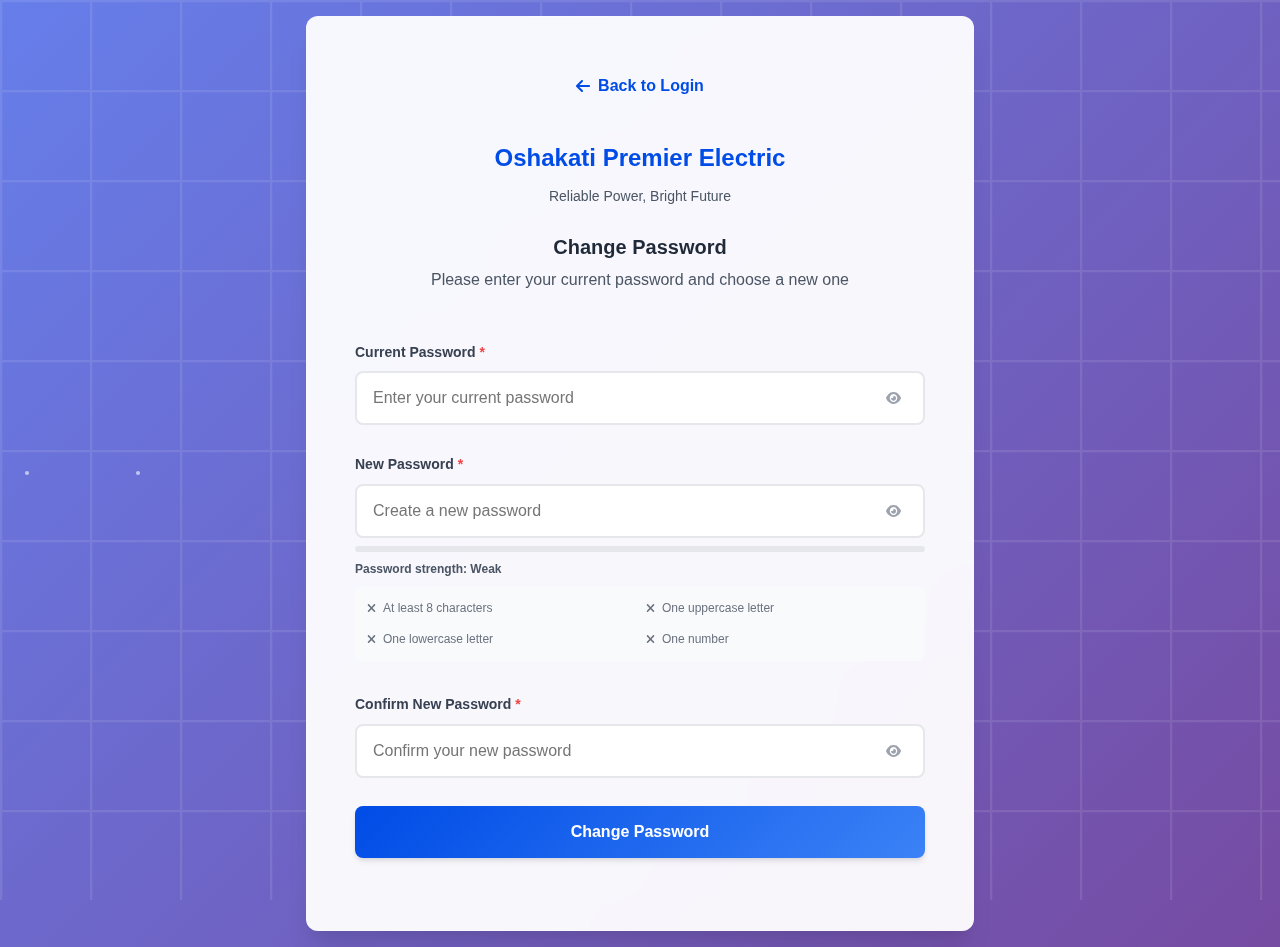
<file: pages/changePassword.html>
<!DOCTYPE html>
<html lang="en">
<head>
    <meta charset="UTF-8">
    <meta name="viewport" content="width=device-width, initial-scale=1.0">
    <title>Change Password - Oshakati Premier Electric</title>
    <link href="https://cdnjs.cloudflare.com/ajax/libs/font-awesome/6.4.0/css/all.min.css" rel="stylesheet">
       <!-- External CSS file -->
  <link rel="stylesheet" href="../styles/changePassword.css">
</head>
<body>
    <div class="container">
        <div class="password-card">
            <a href="login.html" class="back-link">
                <i class="fas fa-arrow-left"></i> Back to Login
            </a>
            <div class="logo-section">
                <h1>Oshakati Premier Electric</h1>
                <p class="tagline">Reliable Power, Bright Future</p>
            </div>
            
            <div class="page-title">Change Password</div>
            <div class="page-subtitle">Please enter your current password and choose a new one</div>
            
         
            
            <form id="changePasswordForm">
                <div class="form-group">
                    <label for="currentPassword">Current Password <span class="required">*</span></label>
                    <div class="password-container">
                        <input type="password" id="currentPassword" name="currentPassword" placeholder="Enter your current password" required>
                        <button type="button" class="password-toggle" onclick="togglePassword('currentPassword')">
                            <i class="fas fa-eye"></i>
                        </button>
                    </div>
                    <div class="validation-message"></div>
                </div>
                
                <div class="form-group">
                    <label for="newPassword">New Password <span class="required">*</span></label>
                    <div class="password-container">
                        <input type="password" id="newPassword" name="newPassword" placeholder="Create a new password" required>
                        <button type="button" class="password-toggle" onclick="togglePassword('newPassword')">
                            <i class="fas fa-eye"></i>
                        </button>
                    </div>
                    <div class="password-strength">
                        <div class="strength-meter">
                            <div class="strength-bar"></div>
                        </div>
                        <div class="strength-text">Password strength: <span>Weak</span></div>
                    </div>
                    <div class="password-requirements">
                        <div class="requirement" data-requirement="length">
                            <i class="fas fa-times"></i> At least 8 characters
                        </div>
                        <div class="requirement" data-requirement="uppercase">
                            <i class="fas fa-times"></i> One uppercase letter
                        </div>
                        <div class="requirement" data-requirement="lowercase">
                            <i class="fas fa-times"></i> One lowercase letter
                        </div>
                        <div class="requirement" data-requirement="number">
                            <i class="fas fa-times"></i> One number
                        </div>
                    </div>
                    <div class="validation-message"></div>
                </div>
                
                <div class="form-group">
                    <label for="confirmNewPassword">Confirm New Password <span class="required">*</span></label>
                    <div class="password-container">
                        <input type="password" id="confirmNewPassword" name="confirmNewPassword" placeholder="Confirm your new password" required>
                        <button type="button" class="password-toggle" onclick="togglePassword('confirmNewPassword')">
                            <i class="fas fa-eye"></i>
                        </button>
                    </div>
                    <div class="validation-message"></div>
                </div>
                
                <button type="submit" class="btn btn-primary" id="changePasswordBtn">
                    <span class="btn-text">Change Password</span>
                    <span class="btn-spinner" style="display: none;">
                        <i class="fas fa-spinner"></i> Updating...
                    </span>
                </button>
            </form>
        </div>
    </div>
    
    <!-- Success Modal -->
    <div class="modal-overlay" id="successModal">
        <div class="modal">
            <div class="success-icon">
                <i class="fas fa-check-circle"></i>
            </div>
            <h2 class="center">Password Changed Successfully!</h2>
            <p class="center">Your password has been updated. You can now log in with your new password.</p>
            <div class="form-actions">
                <button class="btn btn-primary" onclick="goToLogin()">
                    <i class="fas fa-sign-in-alt"></i> Back to Login
                </button>
            </div>
        </div>
    </div>

     <script src="../scripts/changePassword.js"></script>
</body>
</html>
</file>
<file: styles/changePassword.css>
:root {
            --primary-color: #004ce6;
            --primary-light: #3b82f6;
            --primary-dark: #1e40af;
            --secondary-color: #f59e0b;
            --accent-color: #10b981;
            --error-color: #ef4444;
            --warning-color: #f59e0b;
            --success-color: #10b981;
            --white: #ffffff;
            --gray-50: #f9fafb;
            --gray-100: #f3f4f6;
            --gray-200: #e5e7eb;
            --gray-300: #d1d5db;
            --gray-400: #9ca3af;
            --gray-500: #6b7280;
            --gray-600: #4b5563;
            --gray-700: #374151;
            --gray-800: #1f2937;
            --gray-900: #111827;
            --font-family: 'Segoe UI', Tahoma, Geneva, Verdana, sans-serif;
            --font-size-xs: 0.75rem;
            --font-size-sm: 0.875rem;
            --font-size-base: 1rem;
            --font-size-lg: 1.125rem;
            --font-size-xl: 1.25rem;
            --font-size-2xl: 1.5rem;
            --font-size-3xl: 1.875rem;
            --spacing-xs: 0.25rem;
            --spacing-sm: 0.5rem;
            --spacing-md: 1rem;
            --spacing-lg: 1.5rem;
            --spacing-xl: 2rem;
            --spacing-2xl: 3rem;
            --radius-sm: 0.25rem;
            --radius-md: 0.375rem;
            --radius-lg: 0.5rem;
            --radius-xl: 0.75rem;
            --shadow-sm: 0 1px 2px 0 rgba(0, 0, 0, 0.05);
            --shadow-md: 0 4px 6px -1px rgba(0, 0, 0, 0.1), 0 2px 4px -1px rgba(0, 0, 0, 0.06);
            --shadow-lg: 0 10px 15px -3px rgba(0, 0, 0, 0.1), 0 4px 6px -2px rgba(0, 0, 0, 0.05);
            --shadow-xl: 0 20px 25px -5px rgba(0, 0, 0, 0.1), 0 10px 10px -5px rgba(0, 0, 0, 0.04);
        }
        * {
            margin: 0;
            padding: 0;
            box-sizing: border-box;
        }
        body {
            font-family: var(--font-family);
            font-size: var(--font-size-base);
            line-height: 1.6;
            color: var(--gray-800);
            background: linear-gradient(135deg, #667eea 0%, #764ba2 100%);
            min-height: 100vh;
            display: flex;
            align-items: center;
            justify-content: center;
            overflow: hidden;
            position: relative;
        }
        /* Animated Background */
        body::before {
            content: '';
            position: fixed;
            top: 0;
            left: 0;
            width: 100%;
            height: 100%;
            background: url('data:image/svg+xml,<svg xmlns="http://www.w3.org/2000/svg" viewBox="0 0 100 100"><defs><pattern id="grid" width="10" height="10" patternUnits="userSpaceOnUse"><path d="M 10 0 L 0 0 0 10" fill="none" stroke="rgba(255,255,255,0.1)" stroke-width="0.5"/></pattern></defs><rect width="100" height="100" fill="url(%23grid)"/></svg>');
            animation: float 20s ease-in-out infinite;
            z-index: -1;
        }
        @keyframes float {
            0%, 100% { transform: translateY(0px); }
            50% { transform: translateY(-20px); }
        }
        .particle {
            position: fixed;
            width: 4px;
            height: 4px;
            background: rgba(255, 255, 255, 0.6);
            border-radius: 50%;
            animation: particle-float 6s linear infinite;
            z-index: -1;
        }
        @keyframes particle-float {
            0% {
                transform: translateY(100vh) rotate(0deg);
                opacity: 0;
            }
            10% {
                opacity: 1;
            }
            90% {
                opacity: 1;
            }
            100% {
                transform: translateY(-100px) rotate(360deg);
                opacity: 0;
            }
        }
        .container {
            width: 100%;
            max-width: 700px;
            padding: var(--spacing-md);
            animation: slideUp 0.8s ease-out;
        }
        @keyframes slideUp {
            from {
                opacity: 0;
                transform: translateY(50px);
            }
            to {
                opacity: 1;
                transform: translateY(0);
            }
        }
        .password-card {
            background: rgba(255, 255, 255, 0.95);
            backdrop-filter: blur(20px);
            border-radius: var(--radius-xl);
            box-shadow: var(--shadow-xl);
            padding: var(--spacing-2xl);
            text-align: center;
            border: 1px solid rgba(255, 255, 255, 0.2);
        }
        .logo-section {
            margin-bottom: var(--spacing-sm);
        }
        .logo-section h1 {
            font-size: var(--font-size-2xl);
            font-weight: 700;
            color: var(--primary-color);
            margin-bottom: var(--spacing-sm);
            animation: glow 2s ease-in-out infinite alternate;
        }
        @keyframes glow {
            from {
                text-shadow: 0 0 10px rgba(0, 76, 230, 0.3);
            }
            to {
                text-shadow: 0 0 20px rgba(0, 76, 230, 0.6);
            }
        }
        .logo-section .tagline {
            color: var(--gray-600);
            font-size: var(--font-size-sm);
            margin-bottom: var(--spacing-lg);
        }
        .page-title {
            font-size: var(--font-size-xl);
            font-weight: 600;
            color: var(--gray-800);
            margin-bottom: var(--spacing-xs);
        }
        .page-subtitle {
            color: var(--gray-600);
            margin-bottom: var(--spacing-2xl);
        }
        .form-group {
            margin-bottom: var(--spacing-sm);
            text-align: left;
        }
        .form-group label {
            display: block;
            font-weight: 600;
            color: var(--gray-700);
            margin-bottom: var(--spacing-sm);
            font-size: var(--font-size-sm);
        }
        .required {
            color: var(--error-color);
        }
        .form-group input {
            width: 100%;
            padding: var(--spacing-md);
            border: 2px solid var(--gray-200);
            border-radius: var(--radius-lg);
            font-size: var(--font-size-base);
            transition: all 0.3s cubic-bezier(0.4, 0, 0.2, 1);
            background: var(--white);
        }
        .form-group input:focus {
            outline: none;
            border-color: var(--primary-color);
            box-shadow: 0 0 0 4px rgba(0, 76, 230, 0.1);
            transform: translateY(-2px);
        }
        .form-group input.valid {
            border-color: var(--success-color);
            background: linear-gradient(to right, var(--white) 95%, rgba(16, 185, 129, 0.1) 100%);
        }
        .form-group input.invalid {
            border-color: var(--error-color);
            background: linear-gradient(to right, var(--white) 95%, rgba(239, 68, 68, 0.1) 100%);
            animation: shake 0.5s ease-in-out;
        }
        @keyframes shake {
            0%, 100% { transform: translateX(0); }
            25% { transform: translateX(-5px); }
            75% { transform: translateX(5px); }
        }
        .password-container {
            position: relative;
        }
        .password-toggle {
            position: absolute;
            right: var(--spacing-md);
            top: 50%;
            transform: translateY(-50%);
            background: none;
            border: none;
            color: var(--gray-400);
            cursor: pointer;
            padding: var(--spacing-sm);
            transition: all 0.3s ease;
            border-radius: 50%;
        }
        .password-toggle:hover {
            color: var(--primary-color);
            background: rgba(0, 76, 230, 0.1);
        }
        .validation-message {
            font-size: var(--font-size-xs);
            margin-top: var(--spacing-xs);
            min-height: 1rem;
            transition: all 0.3s ease;
        }
        .validation-message.error {
            color: var(--error-color);
            animation: fadeInUp 0.3s ease;
        }
        .validation-message.success {
            color: var(--success-color);
            font-weight: 600;
            animation: fadeInUp 0.3s ease;
        }
        @keyframes fadeInUp {
            from {
                opacity: 0;
                transform: translateY(10px);
            }
            to {
                opacity: 1;
                transform: translateY(0);
            }
        }
        /* Password Strength Meter */
        .password-strength {
            margin-top: var(--spacing-sm);
        }
        .strength-meter {
            height: 6px;
            background: var(--gray-200);
            border-radius: var(--radius-sm);
            overflow: hidden;
            margin-bottom: var(--spacing-sm);
        }
        .strength-bar {
            height: 100%;
            transition: all 0.5s cubic-bezier(0.4, 0, 0.2, 1);
            border-radius: var(--radius-sm);
            position: relative;
            width: 0;
        }
        .strength-bar::after {
            content: '';
            position: absolute;
            top: 0;
            left: -100%;
            width: 100%;
            height: 100%;
            background: linear-gradient(90deg, transparent, rgba(255,255,255,0.4), transparent);
            animation: shimmer 2s infinite;
        }
        @keyframes shimmer {
            0% { left: -100%; }
            100% { left: 100%; }
        }
        .strength-bar.weak {
            background: linear-gradient(90deg, var(--error-color), #ff6b6b);
        }
        .strength-bar.medium {
            background: linear-gradient(90deg, var(--warning-color), #ffd93d);
        }
        .strength-bar.strong {
            background: linear-gradient(90deg, var(--success-color), #6bcf7f);
        }
        .strength-text {
            font-size: var(--font-size-xs);
            color: var(--gray-600);
            margin-bottom: var(--spacing-sm);
            font-weight: 600;
        }
        .password-requirements {
            display: grid;
            grid-template-columns: 1fr 1fr;
            gap: var(--spacing-xs);
            margin-bottom: var(--spacing-sm);
            background: var(--gray-50);
            padding: var(--spacing-sm);
            border-radius: var(--radius-lg);
        }
        .requirement {
            font-size: var(--font-size-xs);
            color: var(--gray-500);
            display: flex;
            align-items: center;
            gap: var(--spacing-xs);
            transition: all 0.3s ease;
            padding: var(--spacing-xs);
            border-radius: var(--radius-sm);
        }
        .requirement.met {
            color: var(--success-color);
            background: rgba(16, 185, 129, 0.1);
            transform: scale(1.02);
        }
        .requirement i {
            width: 12px;
            transition: transform 0.3s ease;
        }
        .requirement.met i {
            transform: rotate(360deg);
        }
        .btn {
            width: 100%;
            display: inline-flex;
            align-items: center;
            justify-content: center;
            gap: var(--spacing-sm);
            padding: var(--spacing-md) var(--spacing-xl);
            border: none;
            border-radius: var(--radius-lg);
            font-size: var(--font-size-base);
            font-weight: 600;
            cursor: pointer;
            transition: all 0.3s cubic-bezier(0.4, 0, 0.2, 1);
            min-height: 52px;
            position: relative;
            overflow: hidden;
            margin-bottom: var(--spacing-lg);
        }
        .btn::before {
            content: '';
            position: absolute;
            top: 0;
            left: -100%;
            width: 100%;
            height: 100%;
            background: linear-gradient(90deg, transparent, rgba(255,255,255,0.2), transparent);
            transition: left 0.5s;
        }
        .btn:hover::before {
            left: 100%;
        }
        .btn-primary {
            background: linear-gradient(135deg, var(--primary-color), var(--primary-light));
            color: var(--white);
            box-shadow: var(--shadow-md);
        }
        .btn-primary:hover:not(:disabled) {
            background: linear-gradient(135deg, var(--primary-dark), var(--primary-color));
            transform: translateY(-3px);
            box-shadow: 0 20px 25px -5px rgba(0, 76, 230, 0.2), 0 10px 10px -5px rgba(0, 76, 230, 0.1);
        }
        .btn-secondary {
            background: linear-gradient(135deg, var(--gray-100), var(--gray-200));
            color: var(--gray-700);
            border: 1px solid var(--gray-300);
        }
        .btn-secondary:hover:not(:disabled) {
            background: linear-gradient(135deg, var(--gray-200), var(--gray-300));
            color: var(--gray-800);
            transform: translateY(-2px);
        }
        .btn:disabled {
            opacity: 0.6;
            cursor: not-allowed;
            transform: none;
        }
        .btn-spinner {
            display: inline-flex;
            align-items: center;
            gap: var(--spacing-sm);
        }
        .btn-spinner i {
            animation: spin 1s linear infinite;
        }
        @keyframes spin {
            from { transform: rotate(0deg); }
            to { transform: rotate(360deg); }
        }
        .back-link {
            display: inline-flex;
            align-items: center;
            gap: var(--spacing-sm);
            color: var(--primary-color);
            text-decoration: none;
            font-weight: 600;
            margin-bottom: var(--spacing-xl);
            padding: var(--spacing-sm);
            border-radius: var(--radius-sm);
            transition: all 0.3s ease;
        }
        .back-link:hover {
            background: rgba(0, 76, 230, 0.1);
            transform: translateX(-5px);
        }
        .security-info {
            background: linear-gradient(135deg, rgba(0, 76, 230, 0.05), rgba(59, 130, 246, 0.05));
            border: 1px solid rgba(0, 76, 230, 0.2);
            border-radius: var(--radius-lg);
            padding: var(--spacing-lg);
            margin-bottom: var(--spacing-xl);
            text-align: left;
        }
        .security-info h3 {
            color: var(--primary-color);
            font-size: var(--font-size-lg);
            margin-bottom: var(--spacing-sm);
            display: flex;
            align-items: center;
            gap: var(--spacing-sm);
        }
        .security-info ul {
            list-style: none;
            padding: 0;
        }
        .security-info li {
            padding: var(--spacing-xs) 0;
            color: var(--gray-600);
            font-size: var(--font-size-sm);
            display: flex;
            align-items: center;
            gap: var(--spacing-sm);
        }
        .security-info li::before {
            content: '•';
            color: var(--primary-color);
            font-weight: bold;
        }
        /* Success Modal */
        .modal-overlay {
            position: fixed;
            top: 0;
            left: 0;
            width: 100%;
            height: 100%;
            background: rgba(0, 0, 0, 0.5);
            backdrop-filter: blur(5px);
            display: none;
            justify-content: center;
            align-items: center;
            z-index: 1000;
            animation: fadeIn 0.3s ease;
        }
        .modal-overlay.show {
            display: flex;
        }
        .modal {
            background: var(--white);
            border-radius: var(--radius-xl);
            padding: var(--spacing-2xl);
            max-width: 500px;
            width: 90%;
            animation: modalSlideIn 0.5s cubic-bezier(0.68, -0.55, 0.265, 1.55);
            box-shadow: var(--shadow-xl);
            text-align: center;
        }
        @keyframes modalSlideIn {
            from {
                opacity: 0;
                transform: scale(0.7) translateY(-50px);
            }
            to {
                opacity: 1;
                transform: scale(1) translateY(0);
            }
        }
        .success-icon {
            font-size: 4rem;
            color: var(--success-color);
            margin-bottom: var(--spacing-lg);
            animation: pulse 2s ease-in-out infinite;
        }
        @keyframes pulse {
            0%, 100% { transform: scale(1); }
            50% { transform: scale(1.1); }
        }
        .modal h2 {
            font-size: var(--font-size-2xl);
            color: var(--success-color);
            margin-bottom: var(--spacing-md);
            font-weight: 600;
        }
        .modal p {
            color: var(--gray-600);
            margin-bottom: var(--spacing-xl);
        }
        .modal .form-actions {
            display: flex;
            gap: var(--spacing-md);
            justify-content: center;
            margin: 0;
            padding: 0;
            border: none;
        }
        .modal .btn {
            flex: 1;
            margin: 0;
        }
        /* Responsive Design */
        @media (max-width: 768px) {
            .container {
                padding: var(--spacing-sm);
                max-width: 95%;
            }
            
            .password-card {
                padding: var(--spacing-sm);
            }
            
            .logo-section h1 {
                font-size: var(--font-size-xl);
            }
            .password-requirements {
                grid-template-columns: 1fr;
            }
        }
        /* Accessibility */
        @media (prefers-reduced-motion: reduce) {
            *,
            *::before,
            *::after {
                animation-duration: 0.01ms !important;
                animation-iteration-count: 1 !important;
                transition-duration: 0.01ms !important;
            }
        }
        .btn:focus-visible,
        input:focus-visible {
            outline: 3px solid var(--primary-color);
            outline-offset: 2px;
        }
</file>
